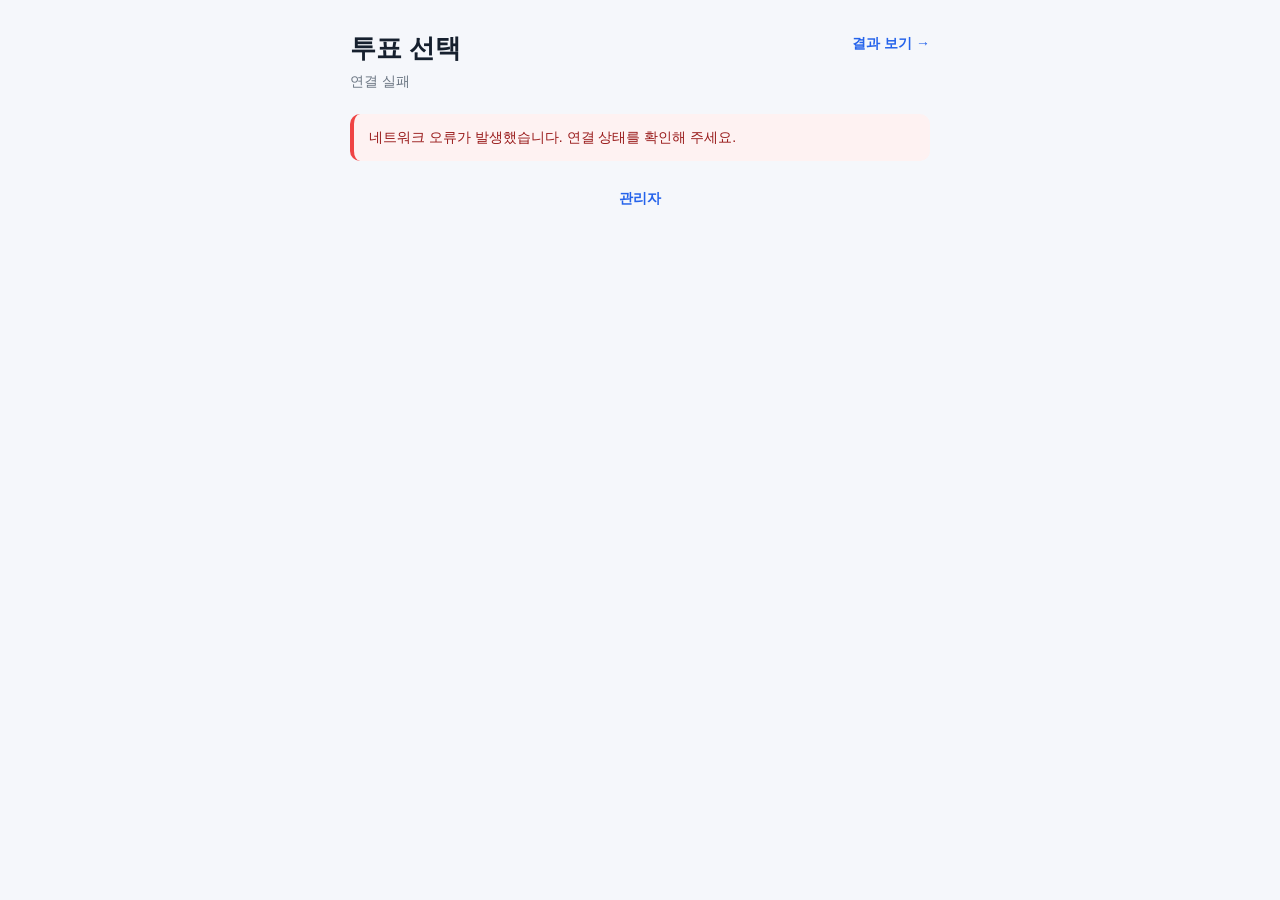
<file: index.html>
<!DOCTYPE html>
<html lang="ko">
<head>
  <meta charset="UTF-8" />
  <meta name="viewport" content="width=device-width, initial-scale=1.0, viewport-fit=cover" />
  <meta name="theme-color" content="#2563eb" />
  <title>투표 선택</title>
  <link rel="stylesheet" href="assets/css/style.css" />
</head>
<body>
  <main class="wrap mobile-wrap">
    <header class="page-head mobile-head">
      <div>
        <h1 id="voteTitle">투표 선택</h1>
        <p class="sub" id="voteStatus">불러오는 중…</p>
      </div>
      <a class="link" id="resultLink" href="result.html">결과 보기 →</a>
    </header>

    <div class="alert" id="globalAlert" hidden></div>

    <section class="card" id="stepPolls" hidden>
      <h2>투표 선택</h2>
      <p class="hint">참여할 투표를 선택해 주세요.</p>
      <div class="poll-list" id="pollList"></div>
    </section>

    <section class="card" id="stepCode" hidden>
      <button type="button" class="back-link" id="codePollBack">← 투표 목록</button>
      <h2>투표 코드 입력</h2>
      <p class="hint">발급받은 1회용 코드를 입력해 주세요. 코드는 한 번만 사용할 수 있습니다.</p>

      <form id="codeForm" autocomplete="off">
        <div class="field">
          <label for="voteCode">투표 코드</label>
          <input type="text" id="voteCode" class="code-input" maxlength="16"
                 placeholder="A7F2K1" inputmode="latin" autocapitalize="characters"
                 spellcheck="false" required />
        </div>
        <button type="submit" class="btn btn-block btn-lg" id="codeSubmit">다음</button>
      </form>
    </section>

    <section class="card" id="stepSelect" hidden>
      <button type="button" class="back-link" id="selectBackBtn">← 이전</button>
      <h2>투표 선택</h2>
      <p class="hint" id="selectHint">중주제와 소주제를 선택하세요.</p>
      <div class="candidate-list" id="candidateList"></div>
      <button type="button" class="btn btn-block btn-lg sticky-action" id="submitBtn" disabled>투표하기</button>
    </section>

    <section class="card center" id="stepDone" hidden>
      <div class="done-icon" aria-hidden="true">✓</div>
      <h2 class="mt-0">투표가 완료되었습니다</h2>
      <p class="hint" id="doneDetail"></p>
      <div class="btn-stack">
        <a class="btn btn-block" id="doneResultLink" href="result.html">결과 보기</a>
        <button type="button" class="btn btn-ghost btn-block" id="againBtn">다른 소주제 투표</button>
        <button type="button" class="btn btn-ghost btn-block" id="donePollsBtn">다른 투표 선택</button>
      </div>
    </section>

    <section class="card center" id="stepClosed" hidden>
      <h2 class="mt-0" id="closedTitle">투표가 진행 중이 아닙니다</h2>
      <p class="hint" id="closedDetail">투표 시작 후 다시 방문해 주세요.</p>
      <button type="button" class="btn btn-ghost btn-block" id="closedBackBtn">투표 목록으로</button>
    </section>

    <p class="foot"><a class="link" href="admin/login.html">관리자</a></p>
  </main>

  <div class="busy" id="busy" hidden>처리 중…</div>

  <script src="assets/js/config.js"></script>
  <script src="assets/js/api.js"></script>
  <script src="assets/js/vote.js"></script>
</body>
</html>
</file>
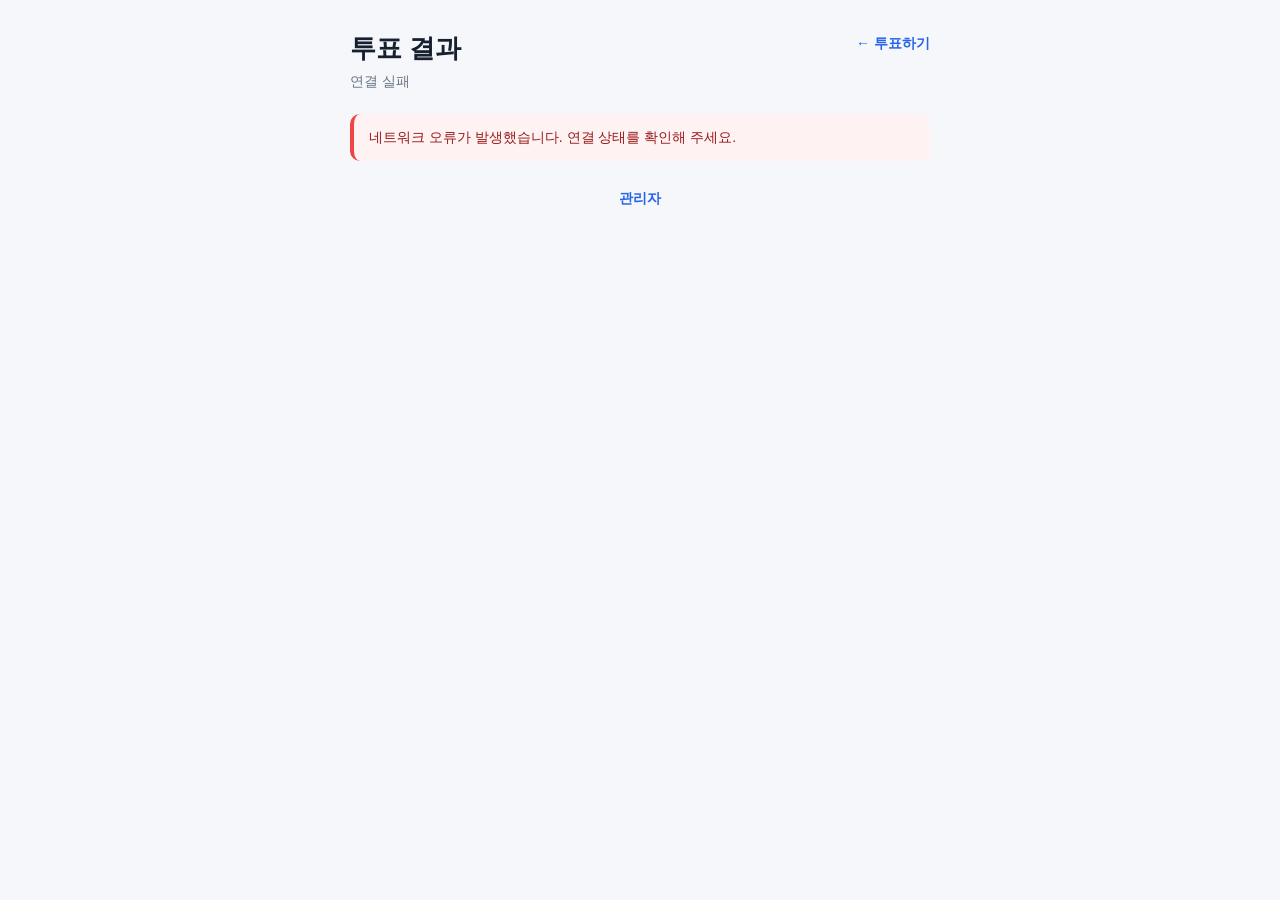
<file: result.html>
<!DOCTYPE html>
<html lang="ko">
<head>
  <meta charset="UTF-8" />
  <meta name="viewport" content="width=device-width, initial-scale=1.0, viewport-fit=cover" />
  <meta name="theme-color" content="#2563eb" />
  <title>투표 결과</title>
  <link rel="stylesheet" href="assets/css/style.css" />
</head>
<body>
  <main class="wrap mobile-wrap">
    <header class="page-head mobile-head">
      <div>
        <h1 id="resultTitle">투표 결과</h1>
        <p class="sub" id="resultStatus">불러오는 중…</p>
      </div>
      <a class="link" id="voteLink" href="index.html">← 투표하기</a>
    </header>

    <div class="alert" id="globalAlert" hidden></div>

    <section class="card" id="pollListCard" hidden>
      <h2>결과를 볼 투표를 선택하세요</h2>
      <div class="poll-list" id="resultPollList"></div>
    </section>

    <section class="card" id="resultCard" hidden>
      <button type="button" class="back-link" id="resultBackBtn">← 투표 목록</button>
      <div class="stat-grid" style="margin-bottom: 22px;">
        <div class="stat"><div class="s-label">총 투표수</div><div class="s-value" id="statTotal">0</div></div>
        <div class="stat"><div class="s-label">투표 항목</div><div class="s-value" id="statCandidates">0</div></div>
        <div class="stat"><div class="s-label">전체 응답</div><div class="s-value" id="statTop" style="font-size:18px">-</div></div>
      </div>
      <div class="result-list" id="resultList"></div>
      <div class="divider"></div>
      <div class="btn-row">
        <button type="button" class="btn btn-ghost btn-sm" id="refreshBtn">새로고침</button>
        <span class="small muted" id="updatedAt" style="align-self:center"></span>
      </div>
    </section>

    <section class="card center" id="hiddenCard" hidden>
      <button type="button" class="back-link" id="hiddenBackBtn">← 투표 목록</button>
      <h2 class="mt-0" id="hiddenTitle">결과가 공개되지 않았습니다</h2>
      <p class="hint" id="hiddenDetail">관리자가 결과를 공개하면 이곳에서 확인할 수 있습니다.</p>
      <button type="button" class="btn btn-ghost btn-sm" id="hiddenRefreshBtn">다시 확인</button>
    </section>

    <p class="foot"><a class="link" href="admin/login.html">관리자</a></p>
  </main>

  <script src="assets/js/config.js"></script>
  <script src="assets/js/api.js"></script>
  <script src="assets/js/result.js"></script>
</body>
</html>
</file>
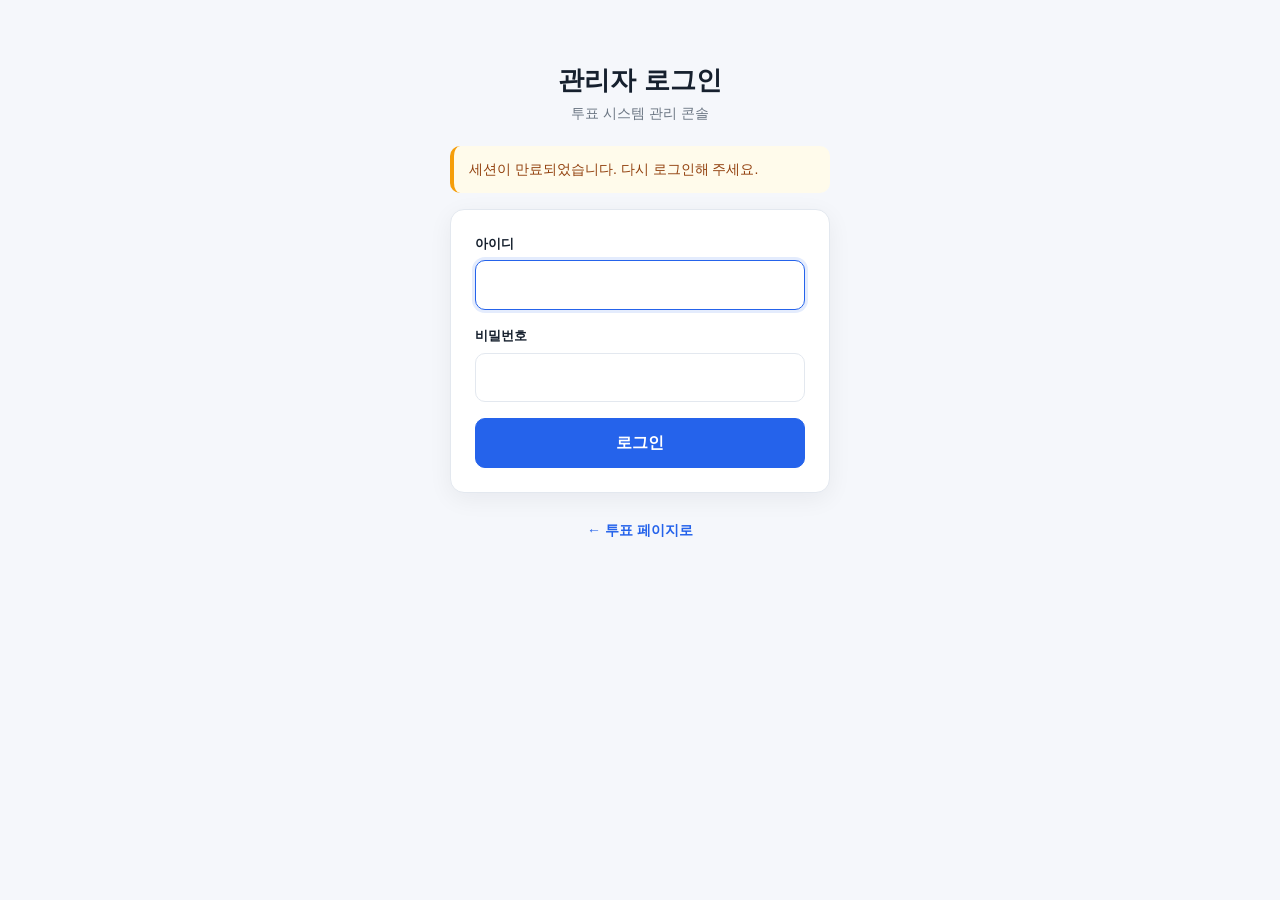
<file: admin/dashboard.html>
<!DOCTYPE html>
<html lang="ko">
<head>
  <meta charset="UTF-8" />
  <meta name="viewport" content="width=device-width, initial-scale=1.0, viewport-fit=cover" />
  <meta name="theme-color" content="#2563eb" />
  <meta name="robots" content="noindex, nofollow" />
  <title>관리자 대시보드</title>
  <link rel="stylesheet" href="../assets/css/style.css" />
</head>
<body>
  <main class="wrap wrap-wide">
    <header class="page-head">
      <div>
        <h1>관리자 대시보드</h1>
        <p class="sub" id="adminInfo">확인 중…</p>
      </div>
      <div class="btn-row">
        <a class="btn btn-ghost btn-sm" id="adminResultLink" href="../result.html" target="_blank" rel="noopener">결과 페이지</a>
        <button type="button" class="btn btn-ghost btn-sm" id="logoutBtn">로그아웃</button>
      </div>
    </header>

    <div class="alert" id="globalAlert" hidden></div>

    <section class="poll-context card-compact">
      <label for="pollSelect">현재 관리 중인 투표</label>
      <select id="pollSelect"></select>
      <span class="badge" id="pollModeBadge">-</span>
    </section>

    <nav class="tabs" id="tabs">
      <button type="button" class="tab" data-panel="polls">투표 관리</button>
      <button type="button" class="tab active" data-panel="overview">집계</button>
      <button type="button" class="tab" data-panel="candidates">투표 내용 관리</button>
      <button type="button" class="tab" data-panel="codes">투표 코드</button>
      <button type="button" class="tab" data-panel="settings">설정</button>
      <button type="button" class="tab" data-panel="audit">작업 로그</button>
    </nav>

    <!-- ========== 투표 관리 ========== -->
    <section class="panel" id="panel-polls" hidden>
      <div class="card">
        <h2>새 투표 만들기</h2>
        <p class="hint">각 투표마다 투표 내용, 코드 사용 여부, 진행 상태와 결과 공개를 따로 관리합니다.</p>
        <form id="pollForm" autocomplete="off">
          <div class="field">
            <label for="pollTitle">대주제</label>
            <input type="text" id="pollTitle" maxlength="100" required />
          </div>
          <div class="field">
            <label for="pollDescription">설명 (선택)</label>
            <textarea id="pollDescription" maxlength="500" rows="3"></textarea>
          </div>
          <div class="field">
            <label class="checkline">
              <input type="checkbox" id="pollRequireCode" checked />
              <span>1회용 투표 코드 사용</span>
            </label>
          </div>
          <button type="submit" class="btn" id="pollSubmit">투표 만들기</button>
        </form>
      </div>

      <div class="card">
        <div class="toolbar">
          <h2 style="margin:0">투표 목록</h2>
          <span class="grow"></span>
          <button type="button" class="btn btn-ghost btn-sm" id="pollRefresh">새로고침</button>
        </div>
        <div class="admin-poll-list" id="adminPollList"></div>
        <div class="empty" id="pollEmpty" hidden>등록된 투표가 없습니다.</div>
      </div>
    </section>

    <!-- ========== 집계 ========== -->
    <section class="panel" id="panel-overview">
      <div class="card">
        <div class="stat-grid" style="margin-bottom: 22px;">
          <div class="stat">
            <div class="s-label">총 투표수</div>
            <div class="s-value" id="ovTotal">-</div>
          </div>
          <div class="stat">
            <div class="s-label">발급 코드</div>
            <div class="s-value" id="ovCodesTotal">-</div>
          </div>
          <div class="stat">
            <div class="s-label">사용 코드</div>
            <div class="s-value" id="ovCodesUsed">-</div>
          </div>
          <div class="stat">
            <div class="s-label">미사용 코드</div>
            <div class="s-value" id="ovCodesLeft">-</div>
          </div>
        </div>

        <div class="toolbar">
          <span class="badge" id="ovVoteState">-</span>
          <span class="badge" id="ovResultState">-</span>
          <span class="grow"></span>
          <button type="button" class="btn btn-ghost btn-sm" id="ovRefresh">새로고침</button>
        </div>

        <div class="result-list" id="ovList"></div>
      </div>

    </section>

    <!-- ========== 투표 내용 관리 ========== -->
    <section class="panel" id="panel-candidates" hidden>
      <div class="card">
        <h2>투표 내용 추가</h2>
        <p class="hint">현재 선택한 대주제 아래에 중주제와 소주제 투표를 등록합니다. 선택지는 투표마다 자유롭게 정하고 줄바꿈으로 구분합니다.</p>
        <form id="candidateForm" autocomplete="off">
          <div class="field">
            <label for="candMiddle">중주제</label>
            <input type="text" id="candMiddle" maxlength="120" required />
          </div>
          <div class="field">
            <label for="candDesc">소주제</label>
            <textarea id="candDesc" maxlength="300" rows="3" required></textarea>
          </div>
          <div class="field">
            <label for="candOptions">선택지 (한 줄에 하나씩, 2~10개)</label>
            <textarea id="candOptions" maxlength="500" rows="4" placeholder="예&#10;아니오" required></textarea>
          </div>
          <div class="btn-row">
            <button type="submit" class="btn" id="candSubmit">투표 내용 추가</button>
          </div>
        </form>
      </div>

      <div class="card">
        <div class="toolbar">
          <h2 class="mb-0" style="margin:0">투표 내용 목록</h2>
          <span class="grow"></span>
          <button type="button" class="btn btn-ghost btn-sm" id="candRefresh">새로고침</button>
        </div>
        <div class="table-scroll">
          <table class="data">
            <thead>
              <tr>
                <th>대주제 / 중주제 / 소주제</th>
                <th style="width:220px">선택지별 득표</th>
                <th style="width:90px">상태</th>
                <th style="width:150px">관리</th>
              </tr>
            </thead>
            <tbody id="candTbody"></tbody>
          </table>
        </div>
        <div class="empty" id="candEmpty" hidden>등록된 투표 내용이 없습니다.</div>
      </div>
    </section>

    <!-- ========== 투표 코드 ========== -->
    <section class="panel" id="panel-codes" hidden>
      <div class="alert alert-warn" id="codeModeNotice" hidden>
        현재 투표는 코드를 사용하지 않습니다. 설정에서 코드 사용을 켜야 코드를 발급할 수 있습니다.
      </div>
      <div class="card" id="codeIssueCard">
        <h2>투표 코드 발급</h2>
        <p class="hint">한 번에 최대 500개까지 생성할 수 있습니다. 생성된 코드는 아래에서 복사해 배포하세요.</p>
        <form id="codeForm" autocomplete="off">
          <div class="toolbar">
            <div class="field grow mb-0" style="margin-bottom:0">
              <label for="codeCount">생성 개수</label>
              <input type="number" id="codeCount" min="1" max="500" value="20" required />
            </div>
            <div class="field grow mb-0" style="margin-bottom:0">
              <label for="codeLength">코드 길이</label>
              <input type="number" id="codeLength" min="4" max="12" value="6" required />
            </div>
            <div style="align-self:flex-end">
              <button type="submit" class="btn" id="codeSubmit">발급</button>
            </div>
          </div>
        </form>

        <div id="codeResultBox" hidden>
          <div class="divider"></div>
          <div class="toolbar">
            <b id="codeResultLabel">방금 생성된 코드</b>
            <span class="grow"></span>
            <button type="button" class="btn btn-ghost btn-sm" id="copyCodesBtn">복사</button>
            <button type="button" class="btn btn-ghost btn-sm" id="downloadCodesBtn">CSV 저장</button>
          </div>
          <div class="code-block" id="codeResult"></div>
        </div>
      </div>

      <div class="card">
        <div class="toolbar">
          <h2 class="mb-0" style="margin:0">코드 사용 현황</h2>
          <input type="search" id="codeSearch" class="grow" placeholder="코드 검색" />
          <select id="codeFilter" style="width:auto">
            <option value="all">전체</option>
            <option value="unused">미사용</option>
            <option value="used">사용됨</option>
          </select>
          <button type="button" class="btn btn-ghost btn-sm" id="codeRefresh">새로고침</button>
        </div>
        <div class="table-scroll">
          <table class="data">
            <thead>
              <tr>
                <th style="width:130px">코드</th>
                <th style="width:90px">상태</th>
                <th style="width:170px">사용 시각</th>
                <th>저장 응답 수</th>
              </tr>
            </thead>
            <tbody id="codeTbody"></tbody>
          </table>
        </div>
        <div class="empty" id="codeEmpty" hidden>표시할 코드가 없습니다.</div>
      </div>
    </section>

    <!-- ========== 설정 ========== -->
    <section class="panel" id="panel-settings" hidden>
      <div class="card">
        <h2>투표 설정</h2>
        <p class="hint">투표 제목은 사용자 화면과 결과 화면 상단에 표시됩니다.</p>

        <div class="field">
          <label for="setTitle">대주제</label>
          <input type="text" id="setTitle" maxlength="100" />
        </div>

        <div class="field">
          <label for="setDescription">투표 설명</label>
          <textarea id="setDescription" maxlength="500" rows="3"></textarea>
        </div>

        <div class="field">
          <label class="checkline">
            <input type="checkbox" id="setOpen" />
            <span>투표 진행 (끄면 사용자 화면에서 투표할 수 없습니다)</span>
          </label>
        </div>

        <div class="field">
          <label class="checkline">
            <input type="checkbox" id="setShowResult" />
            <span>결과 공개 (끄면 결과 페이지가 비공개로 표시됩니다)</span>
          </label>
        </div>

        <div class="field">
          <label class="checkline">
            <input type="checkbox" id="setRequireCode" />
            <span>1회용 투표 코드 사용 (끄면 반복 투표를 허용합니다)</span>
          </label>
        </div>

        <div class="field">
          <label class="checkline">
            <input type="checkbox" id="setEnabled" />
            <span>투표 목록에 표시</span>
          </label>
        </div>

        <button type="button" class="btn" id="setSave">설정 저장</button>
      </div>

      <div class="card">
        <h2>비밀번호 변경</h2>
        <p class="hint">최초 로그인 후에는 반드시 비밀번호를 변경하세요. 8자 이상이어야 합니다.</p>
        <form id="pwForm" autocomplete="off">
          <input type="text" id="pwAdminId" name="username" autocomplete="username"
                 class="sr-only" tabindex="-1" aria-hidden="true" />
          <div class="field">
            <label for="pwCurrent">현재 비밀번호</label>
            <input type="password" id="pwCurrent" autocomplete="current-password" required />
          </div>
          <div class="field">
            <label for="pwNew">새 비밀번호</label>
            <input type="password" id="pwNew" autocomplete="new-password" minlength="8" required />
          </div>
          <div class="field">
            <label for="pwConfirm">새 비밀번호 확인</label>
            <input type="password" id="pwConfirm" autocomplete="new-password" minlength="8" required />
          </div>
          <button type="submit" class="btn" id="pwSubmit">비밀번호 변경</button>
        </form>
      </div>

      <div class="card" id="dangerCard" hidden>
        <h2 style="color: var(--danger)">투표 초기화</h2>
        <p class="hint">
          현재 선택한 투표의 기록을 삭제하고 해당 투표의 발급 코드를 미사용 상태로 되돌립니다.
          투표 내용과 코드 자체는 유지됩니다. <b>되돌릴 수 없습니다.</b>
        </p>
        <button type="button" class="btn btn-danger" id="resetBtn">투표 기록 초기화</button>
      </div>
    </section>

    <!-- ========== 작업 로그 ========== -->
    <section class="panel" id="panel-audit" hidden>
      <div class="card">
        <div class="toolbar">
          <h2 class="mb-0" style="margin:0">관리자 작업 로그</h2>
          <span class="grow"></span>
          <button type="button" class="btn btn-ghost btn-sm" id="auditRefresh">새로고침</button>
        </div>
        <div class="table-scroll">
          <table class="data">
            <thead>
              <tr>
                <th style="width:170px">시간</th>
                <th style="width:110px">관리자</th>
                <th style="width:180px">Action</th>
                <th>상세</th>
              </tr>
            </thead>
            <tbody id="auditTbody"></tbody>
          </table>
        </div>
        <div class="empty" id="auditEmpty" hidden>기록이 없습니다.</div>
      </div>
    </section>
  </main>

  <div class="busy" id="busy" hidden>처리 중…</div>

  <script src="../assets/js/config.js"></script>
  <script src="../assets/js/api.js"></script>
  <script src="../assets/js/admin-dashboard.js"></script>
</body>
</html>
</file>
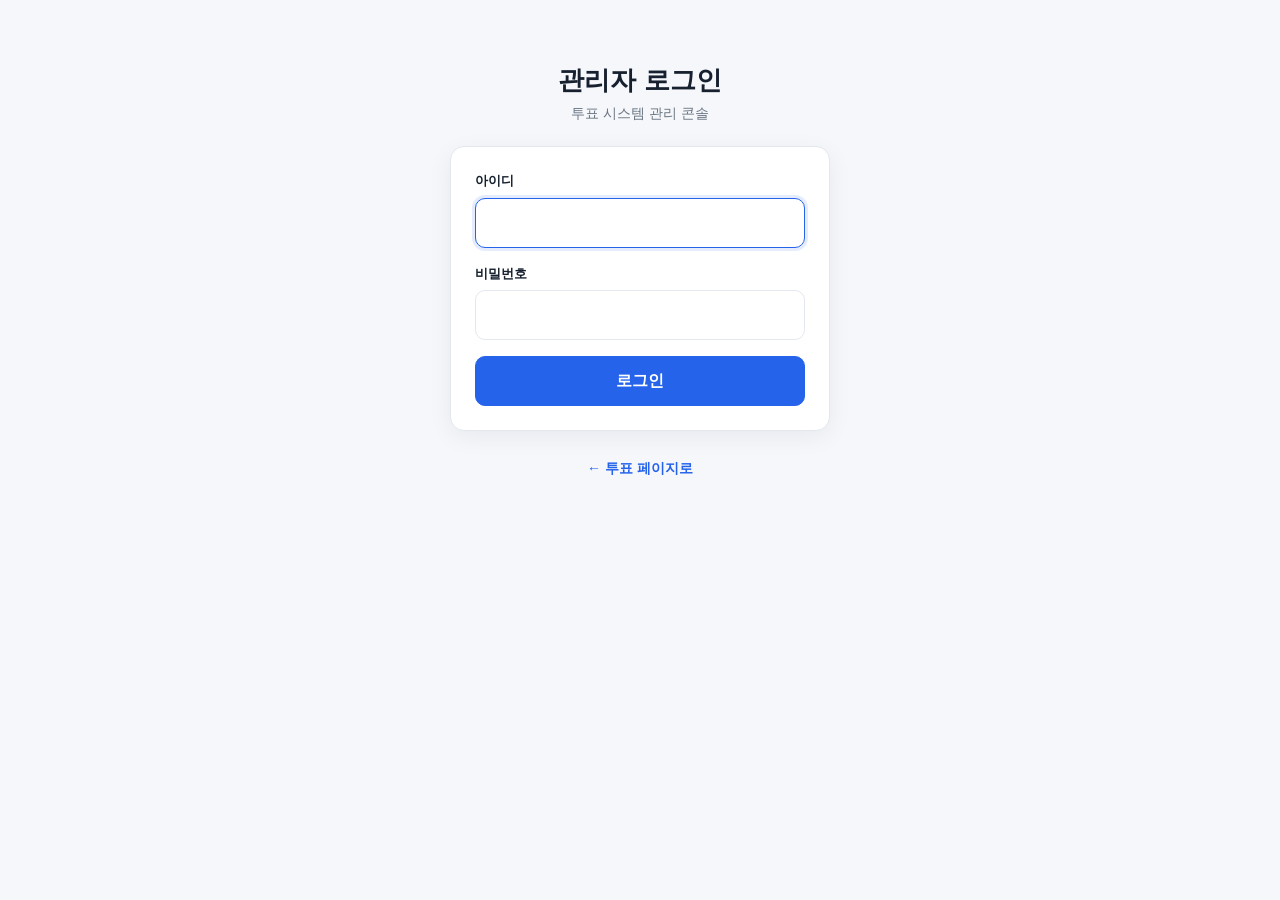
<file: admin/login.html>
<!DOCTYPE html>
<html lang="ko">
<head>
  <meta charset="UTF-8" />
  <meta name="viewport" content="width=device-width, initial-scale=1.0, viewport-fit=cover" />
  <meta name="theme-color" content="#2563eb" />
  <meta name="robots" content="noindex, nofollow" />
  <title>관리자 로그인</title>
  <link rel="stylesheet" href="../assets/css/style.css" />
</head>
<body>
  <main class="wrap" style="max-width: 420px; padding-top: 64px;">
    <header class="page-head" style="display:block; text-align:center;">
      <h1>관리자 로그인</h1>
      <p class="sub">투표 시스템 관리 콘솔</p>
    </header>

    <div class="alert" id="globalAlert" hidden></div>

    <section class="card">
      <form id="loginForm" autocomplete="on">
        <div class="field">
          <label for="adminId">아이디</label>
          <input type="text" id="adminId" name="username" autocomplete="username"
                 spellcheck="false" autocapitalize="off" required />
        </div>
        <div class="field">
          <label for="adminPw">비밀번호</label>
          <input type="password" id="adminPw" name="password" autocomplete="current-password" required />
        </div>
        <button type="submit" class="btn btn-block" id="loginBtn">로그인</button>
      </form>
    </section>

    <p class="foot">
      <a class="link" href="../index.html">← 투표 페이지로</a>
    </p>
  </main>

  <script src="../assets/js/config.js"></script>
  <script src="../assets/js/api.js"></script>
  <script src="../assets/js/admin-login.js"></script>
</body>
</html>
</file>
<file: assets/css/style.css>
/* 투표 시스템 공통 스타일 — 외부 CSS 프레임워크를 쓰지 않는다. */

:root {
  --bg: #f5f7fb;
  --card: #ffffff;
  --text: #16202e;
  --muted: #6b7683;
  --line: #e3e8ef;
  --line-soft: #eef1f6;
  --accent: #2563eb;
  --accent-dark: #1d4ed8;
  --accent-soft: #eff6ff;
  --good: #047857;
  --good-soft: #ecfdf5;
  --warn: #b45309;
  --warn-soft: #fffbeb;
  --danger: #b91c1c;
  --danger-soft: #fef2f2;
  --radius: 14px;
  --shadow: 0 6px 24px rgba(15, 23, 42, 0.06);
}

* { box-sizing: border-box; }

html, body { height: 100%; }

body {
  margin: 0;
  font-family: -apple-system, BlinkMacSystemFont, "Segoe UI", "Noto Sans KR",
    "Apple SD Gothic Neo", "Malgun Gothic", sans-serif;
  background: var(--bg);
  color: var(--text);
  line-height: 1.6;
  -webkit-font-smoothing: antialiased;
  -webkit-tap-highlight-color: transparent;
}

.wrap {
  max-width: 780px;
  margin: 0 auto;
  padding: 32px 20px 80px;
}

.wrap-wide { max-width: 1120px; }
.mobile-wrap { max-width: 620px; }

/* ---------- 헤더 ---------- */

.page-head {
  display: flex;
  align-items: flex-start;
  justify-content: space-between;
  gap: 16px;
  flex-wrap: wrap;
  margin-bottom: 22px;
}

.page-head h1 {
  margin: 0;
  font-size: 26px;
  line-height: 1.3;
  word-break: keep-all;
}

.page-head .sub {
  margin: 4px 0 0;
  color: var(--muted);
  font-size: 14px;
}

/* ---------- 카드 ---------- */

.card {
  background: var(--card);
  border: 1px solid var(--line);
  border-radius: var(--radius);
  box-shadow: var(--shadow);
  padding: 24px;
  margin-bottom: 18px;
}

.card h2 {
  margin: 0 0 4px;
  font-size: 18px;
}

.card h2 + .hint { margin-top: 0; }

.hint {
  color: var(--muted);
  font-size: 13px;
  margin: 0 0 16px;
}

/* ---------- 폼 ---------- */

.field { margin-bottom: 16px; }

.field label {
  display: block;
  font-size: 13px;
  font-weight: 600;
  margin-bottom: 6px;
}

input[type="text"],
input[type="password"],
input[type="number"],
input[type="search"],
textarea,
select {
  width: 100%;
  padding: 11px 13px;
  font: inherit;
  color: inherit;
  background: #fff;
  border: 1px solid var(--line);
  border-radius: 10px;
  outline: none;
  transition: border-color .15s, box-shadow .15s;
}

input:focus, textarea:focus, select:focus {
  border-color: var(--accent);
  box-shadow: 0 0 0 3px rgba(37, 99, 235, 0.12);
}

input:disabled, textarea:disabled, select:disabled {
  background: #f8fafc;
  color: var(--muted);
}

textarea { resize: vertical; min-height: 80px; }

.code-input {
  font-family: ui-monospace, SFMono-Regular, Menlo, Consolas, monospace;
  font-size: 22px;
  letter-spacing: 0.28em;
  text-align: center;
  text-transform: uppercase;
  padding: 14px 13px;
}

.checkline {
  display: flex;
  align-items: center;
  gap: 9px;
  font-size: 14px;
  cursor: pointer;
  user-select: none;
}

.checkline input { width: 17px; height: 17px; accent-color: var(--accent); }

/* ---------- 버튼 ---------- */

.btn {
  display: inline-flex;
  align-items: center;
  justify-content: center;
  gap: 6px;
  padding: 11px 18px;
  font: inherit;
  font-weight: 600;
  border: 1px solid var(--accent);
  border-radius: 10px;
  background: var(--accent);
  color: #fff;
  cursor: pointer;
  transition: background .15s, border-color .15s, opacity .15s;
}

.btn:hover:not(:disabled) { background: var(--accent-dark); border-color: var(--accent-dark); }
.btn:disabled { opacity: .5; cursor: not-allowed; }

.btn-block { width: 100%; }

.btn-ghost {
  background: #fff;
  color: var(--text);
  border-color: var(--line);
}
.btn-ghost:hover:not(:disabled) { background: #f8fafc; border-color: #cbd5e1; }

.btn-danger { background: var(--danger); border-color: var(--danger); }
.btn-danger:hover:not(:disabled) { background: #991b1b; border-color: #991b1b; }

.btn-sm { padding: 6px 11px; font-size: 13px; border-radius: 8px; }
.btn-lg { min-height: 52px; font-size: 16px; }

.btn-row {
  display: flex;
  gap: 10px;
  flex-wrap: wrap;
}

/* ---------- 알림 ---------- */

.alert {
  border-left: 4px solid var(--accent);
  background: var(--accent-soft);
  padding: 12px 15px;
  border-radius: 10px;
  margin: 0 0 16px;
  font-size: 14px;
}

.alert-good   { border-left-color: #10b981; background: var(--good-soft); color: #065f46; }
.alert-warn   { border-left-color: #f59e0b; background: var(--warn-soft); color: #92400e; }
.alert-danger { border-left-color: #ef4444; background: var(--danger-soft); color: #991b1b; }

.alert[hidden] { display: none; }

/* ---------- 배지 ---------- */

.badge {
  display: inline-block;
  padding: 2px 9px;
  border-radius: 999px;
  font-size: 12px;
  font-weight: 600;
  background: var(--line-soft);
  color: var(--muted);
  white-space: nowrap;
}

.badge-good   { background: var(--good-soft); color: var(--good); }
.badge-warn   { background: var(--warn-soft); color: var(--warn); }
.badge-danger { background: var(--danger-soft); color: var(--danger); }
.badge-accent { background: var(--accent-soft); color: var(--accent-dark); }

/* ---------- 투표 선택 카드 ---------- */

.candidate-list {
  display: grid;
  gap: 12px;
  margin-bottom: 20px;
}

.candidate {
  display: flex;
  align-items: flex-start;
  gap: 13px;
  padding: 16px;
  border: 1px solid var(--line);
  border-radius: 12px;
  cursor: pointer;
  background: #fff;
  transition: border-color .15s, background .15s, box-shadow .15s;
  min-height: 64px;
}

.candidate:hover { border-color: #bfd3f5; background: #fbfcff; }

.candidate input { margin-top: 2px; width: 21px; height: 21px; accent-color: var(--accent); flex: none; }

.candidate.selected {
  border-color: var(--accent);
  background: var(--accent-soft);
  box-shadow: 0 0 0 3px rgba(37, 99, 235, 0.10);
}

.candidate .c-name { font-weight: 700; }

.candidate .c-desc {
  color: var(--muted);
  font-size: 13.5px;
  margin-top: 2px;
  white-space: pre-wrap;
  word-break: break-word;
}

/* ---------- 계층형 투표 내용 ---------- */

.topic-major { margin: 18px 0 0; padding: 10px 12px; border-radius: 10px; background: var(--accent); color: #fff; font-size: 18px; }
.topic-middle { margin: 10px 0 0; padding: 8px 4px 4px; color: var(--accent-dark); font-size: 15px; }
.question-card { margin: 0; padding: 14px; border: 1px solid var(--line); border-radius: 12px; background: #fff; }
.question-card legend { padding: 0 5px; font-weight: 600; font-size: 14px; }
.answer-choices { display: grid; grid-template-columns: repeat(auto-fit, minmax(120px, 1fr)); gap: 10px; }
.answer-choice { display: flex; align-items: center; justify-content: center; gap: 8px; padding: 11px; border: 1px solid var(--line); border-radius: 10px; cursor: pointer; }
.answer-choice:has(input:checked) { border-color: var(--accent); background: var(--accent-soft); color: var(--accent-dark); font-weight: 700; }
.answer-choice input { width: 18px; height: 18px; accent-color: var(--accent); }

/* ---------- 결과 막대 ---------- */

.result-list { display: grid; gap: 16px; }

.result-row .r-head {
  display: flex;
  align-items: baseline;
  justify-content: space-between;
  gap: 12px;
  margin-bottom: 7px;
}

.result-row .r-name { font-weight: 600; word-break: keep-all; }

.result-row .r-count {
  font-variant-numeric: tabular-nums;
  color: var(--muted);
  font-size: 14px;
  white-space: nowrap;
}

.result-row .r-count b { color: var(--text); font-size: 16px; }
.option-result-head { margin-top: 8px; font-size: 14px; }

.bar {
  height: 12px;
  background: var(--line-soft);
  border-radius: 999px;
  overflow: hidden;
}

.bar > span {
  display: block;
  height: 100%;
  min-width: 2px;
  width: 0;
  border-radius: 999px;
  background: linear-gradient(90deg, #60a5fa, var(--accent));
  transition: width .5s ease;
}

.result-row.top .bar > span { background: linear-gradient(90deg, #34d399, #059669); }

/* ---------- 통계 타일 ---------- */

.stat-grid {
  display: grid;
  grid-template-columns: repeat(auto-fit, minmax(140px, 1fr));
  gap: 12px;
}

.stat {
  border: 1px solid var(--line);
  border-radius: 12px;
  padding: 14px 16px;
  background: #fff;
}

.stat .s-label { font-size: 12px; color: var(--muted); }

.stat .s-value {
  font-size: 26px;
  font-weight: 700;
  font-variant-numeric: tabular-nums;
  line-height: 1.25;
}

/* ---------- 탭 ---------- */

.tabs {
  display: flex;
  gap: 4px;
  border-bottom: 1px solid var(--line);
  margin-bottom: 20px;
  overflow-x: auto;
}

.tab {
  padding: 10px 15px;
  font: inherit;
  font-weight: 600;
  font-size: 14px;
  color: var(--muted);
  background: none;
  border: none;
  border-bottom: 2px solid transparent;
  cursor: pointer;
  white-space: nowrap;
}

.tab:hover { color: var(--text); }
.tab.active { color: var(--accent); border-bottom-color: var(--accent); }

.panel[hidden] { display: none; }

/* ---------- 표 ---------- */

.table-scroll { overflow-x: auto; -webkit-overflow-scrolling: touch; }

table.data {
  width: 100%;
  border-collapse: collapse;
  font-size: 14px;
}

table.data th,
table.data td {
  border-bottom: 1px solid var(--line);
  padding: 10px 12px;
  text-align: left;
  vertical-align: top;
}

table.data th {
  background: #f8fafc;
  font-size: 12.5px;
  color: var(--muted);
  white-space: nowrap;
}

table.data tr:last-child td { border-bottom: none; }

table.data td.num { text-align: right; font-variant-numeric: tabular-nums; }

.mono {
  font-family: ui-monospace, SFMono-Regular, Menlo, Consolas, monospace;
  letter-spacing: 0.04em;
}

/* ---------- 기타 ---------- */

.empty {
  text-align: center;
  color: var(--muted);
  padding: 34px 16px;
  font-size: 14px;
}

.center { text-align: center; }
.sr-only {
  position: absolute !important;
  width: 1px !important;
  height: 1px !important;
  padding: 0 !important;
  margin: -1px !important;
  overflow: hidden !important;
  clip: rect(0, 0, 0, 0) !important;
  white-space: nowrap !important;
  border: 0 !important;
}
.muted { color: var(--muted); }
.small { font-size: 13px; }
.mt-0 { margin-top: 0; }
.mb-0 { margin-bottom: 0; }
.spacer { height: 12px; }

.divider { height: 1px; background: var(--line); margin: 20px 0; }

.link {
  color: var(--accent);
  text-decoration: none;
  font-weight: 600;
  font-size: 14px;
}
.link:hover { text-decoration: underline; }

.foot {
  text-align: center;
  color: var(--muted);
  font-size: 13px;
  margin-top: 26px;
}

.code-block {
  background: #0f172a;
  color: #e2e8f0;
  border-radius: 12px;
  padding: 14px 16px;
  font-family: ui-monospace, SFMono-Regular, Menlo, Consolas, monospace;
  font-size: 13px;
  line-height: 1.7;
  max-height: 260px;
  overflow: auto;
  white-space: pre-wrap;
  word-break: break-all;
}

/* 로딩 오버레이 */
.busy {
  position: fixed;
  inset: 0;
  background: rgba(246, 248, 251, 0.72);
  display: flex;
  align-items: center;
  justify-content: center;
  z-index: 50;
  font-size: 14px;
  color: var(--muted);
  font-weight: 600;
}
.busy[hidden] { display: none; }

.toolbar {
  display: flex;
  gap: 10px;
  flex-wrap: wrap;
  align-items: center;
  margin-bottom: 14px;
}

.toolbar .grow { flex: 1 1 180px; }

/* ---------- 투표 목록 ---------- */

.poll-list,
.admin-poll-list {
  display: grid;
  gap: 12px;
}

.poll-item {
  width: 100%;
  min-height: 88px;
  padding: 16px;
  border: 1px solid var(--line);
  border-radius: 12px;
  background: #fff;
  color: var(--text);
  font: inherit;
  text-align: left;
  cursor: pointer;
  transition: border-color .15s, background .15s, transform .15s;
}

.poll-item:hover { border-color: #bfd3f5; background: #fbfcff; }
.poll-item:active { transform: scale(.99); }

.poll-item-head {
  display: flex;
  align-items: flex-start;
  justify-content: space-between;
  gap: 12px;
}

.poll-item-head strong { font-size: 16px; word-break: keep-all; }

.poll-description {
  margin: 7px 0 6px;
  color: var(--muted);
  font-size: 13.5px;
  white-space: pre-wrap;
  word-break: break-word;
}

.back-link {
  min-height: 38px;
  margin: -8px 0 10px;
  padding: 6px 0;
  border: 0;
  background: none;
  color: var(--accent);
  font: inherit;
  font-size: 14px;
  font-weight: 600;
  cursor: pointer;
}

.done-icon {
  display: flex;
  align-items: center;
  justify-content: center;
  width: 58px;
  height: 58px;
  margin: 0 auto 18px;
  border-radius: 50%;
  background: var(--good-soft);
  color: var(--good);
  font-size: 30px;
  font-weight: 800;
}

.btn-stack { display: grid; gap: 10px; margin-top: 20px; }
.pre-wrap { white-space: pre-wrap; }
.inline-badge { margin-left: 6px; }

/* ---------- 관리자 투표 컨텍스트 ---------- */

.card-compact {
  display: flex;
  align-items: center;
  gap: 12px;
  margin-bottom: 16px;
  padding: 14px 16px;
  border: 1px solid var(--line);
  border-radius: 12px;
  background: #fff;
}

.card-compact label { flex: none; font-size: 13px; font-weight: 700; }
.card-compact select { flex: 1 1 auto; width: auto; min-width: 0; }

.admin-poll-item {
  display: flex;
  align-items: center;
  gap: 16px;
  padding: 16px;
  border: 1px solid var(--line);
  border-radius: 12px;
}

.admin-poll-item.selected { border-color: var(--accent); background: var(--accent-soft); }
.grow { flex: 1 1 auto; }

@media (max-width: 560px) {
  .wrap {
    padding: max(18px, env(safe-area-inset-top)) max(12px, env(safe-area-inset-right))
      calc(72px + env(safe-area-inset-bottom)) max(12px, env(safe-area-inset-left));
  }
  .card { padding: 18px 16px; border-radius: 16px; }
  .mobile-head { align-items: center; margin-bottom: 18px; }
  .page-head h1 { font-size: 23px; }
  .page-head .sub { font-size: 13px; }
  .code-input { font-size: 20px; letter-spacing: 0.18em; min-height: 58px; }
  .candidate { padding: 17px 14px; min-height: 70px; }
  .candidate .c-name { font-size: 16px; }
  .btn:not(.btn-sm) { min-height: 50px; }
  .btn-sm { min-height: 40px; }
  .sticky-action {
    position: sticky;
    bottom: calc(10px + env(safe-area-inset-bottom));
    z-index: 5;
    box-shadow: 0 8px 24px rgba(37, 99, 235, .25);
  }
  .stat-grid { grid-template-columns: repeat(2, minmax(0, 1fr)); }
  .stat:last-child:nth-child(odd) { grid-column: 1 / -1; }
  .card-compact { align-items: stretch; flex-direction: column; gap: 8px; }
  .card-compact select { width: 100%; }
  .admin-poll-item { align-items: stretch; flex-direction: column; }
  .admin-poll-item .btn-row .btn { flex: 1 1 auto; }
  .toolbar input[type="search"] { flex-basis: 100%; }
}
</file>
